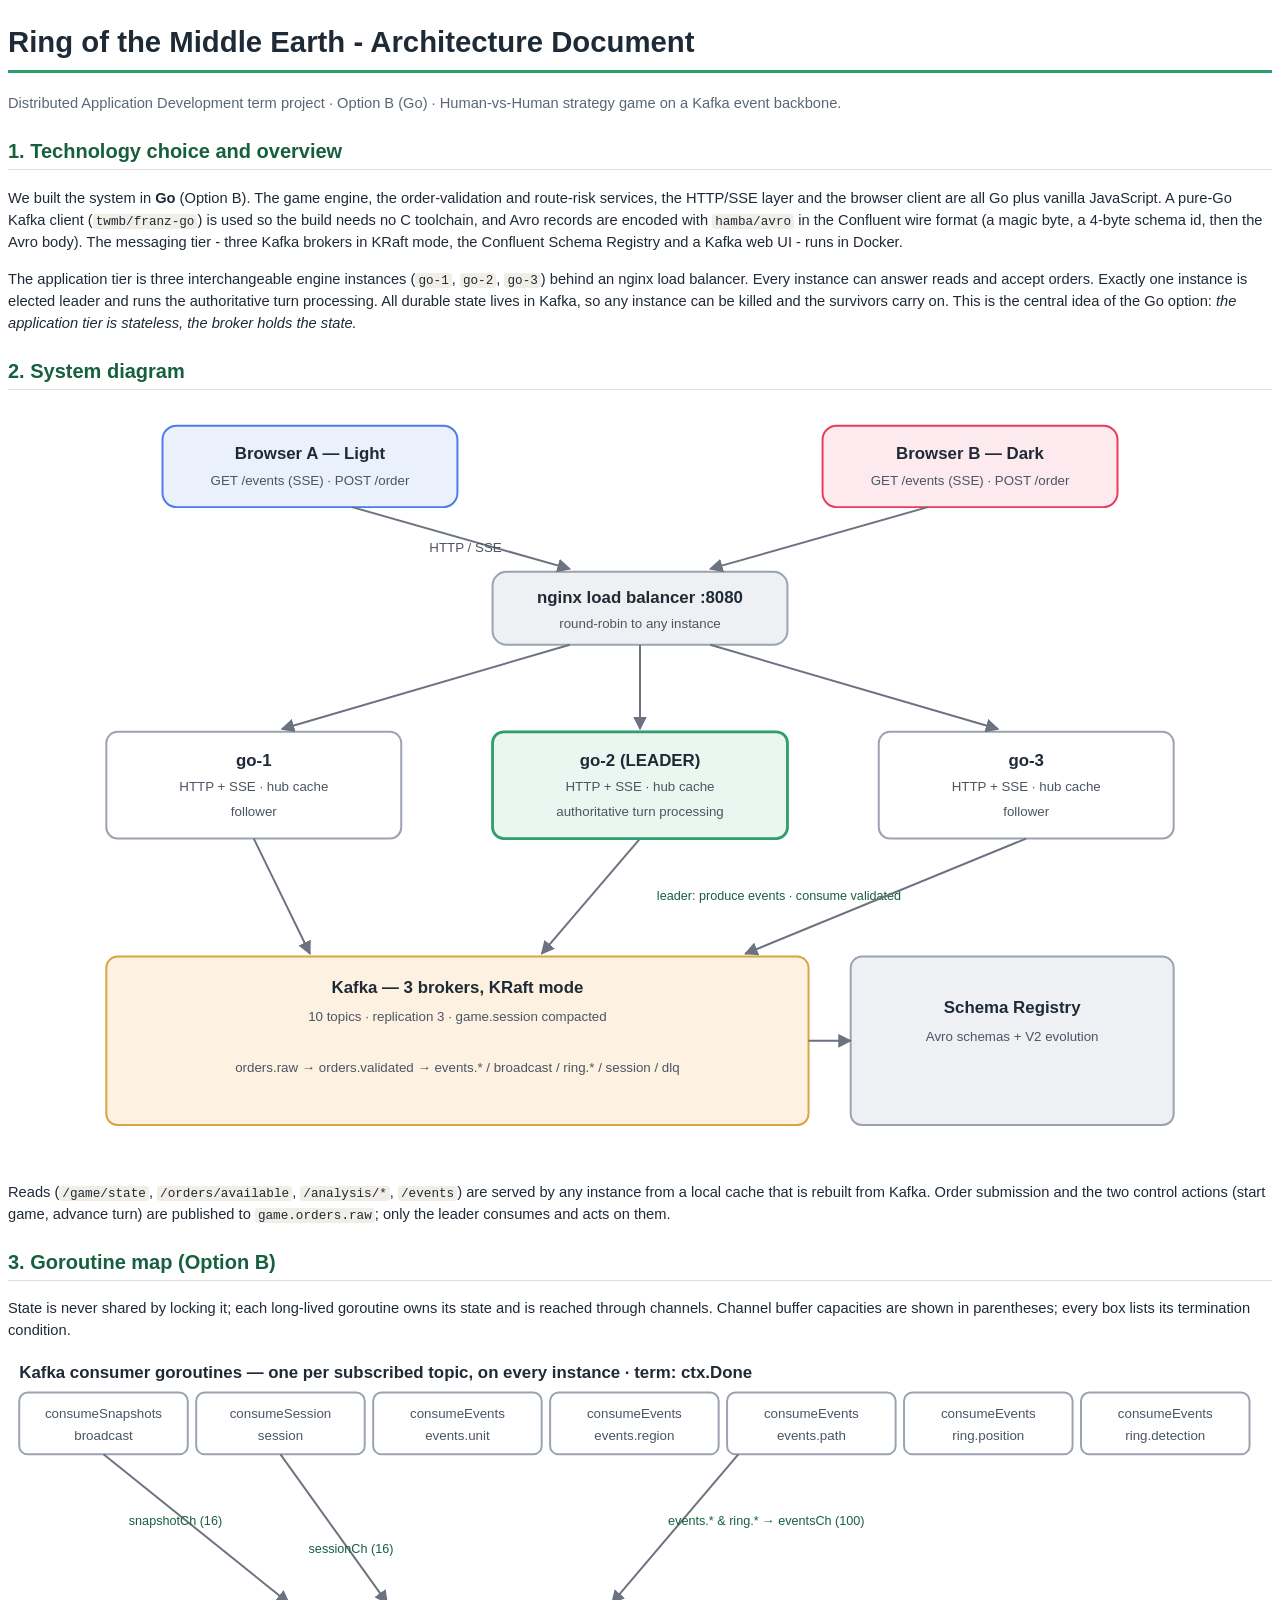
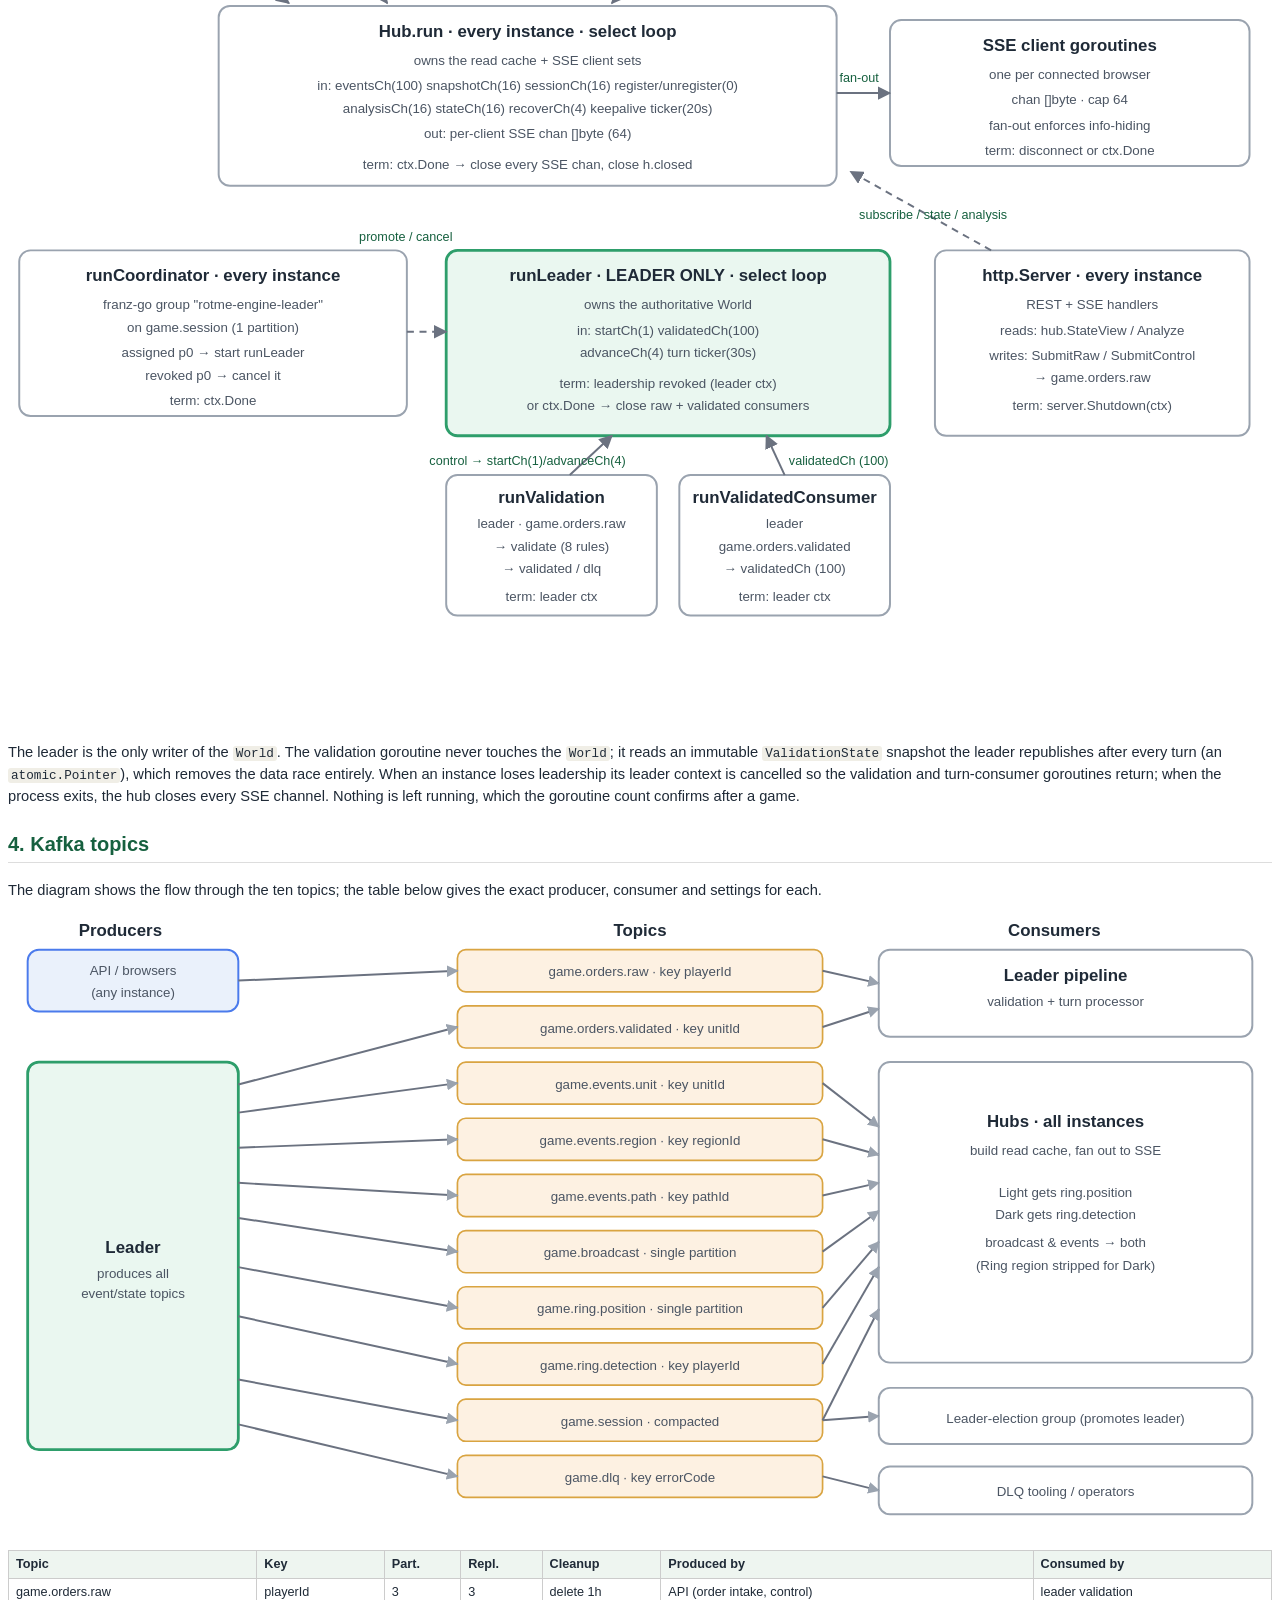
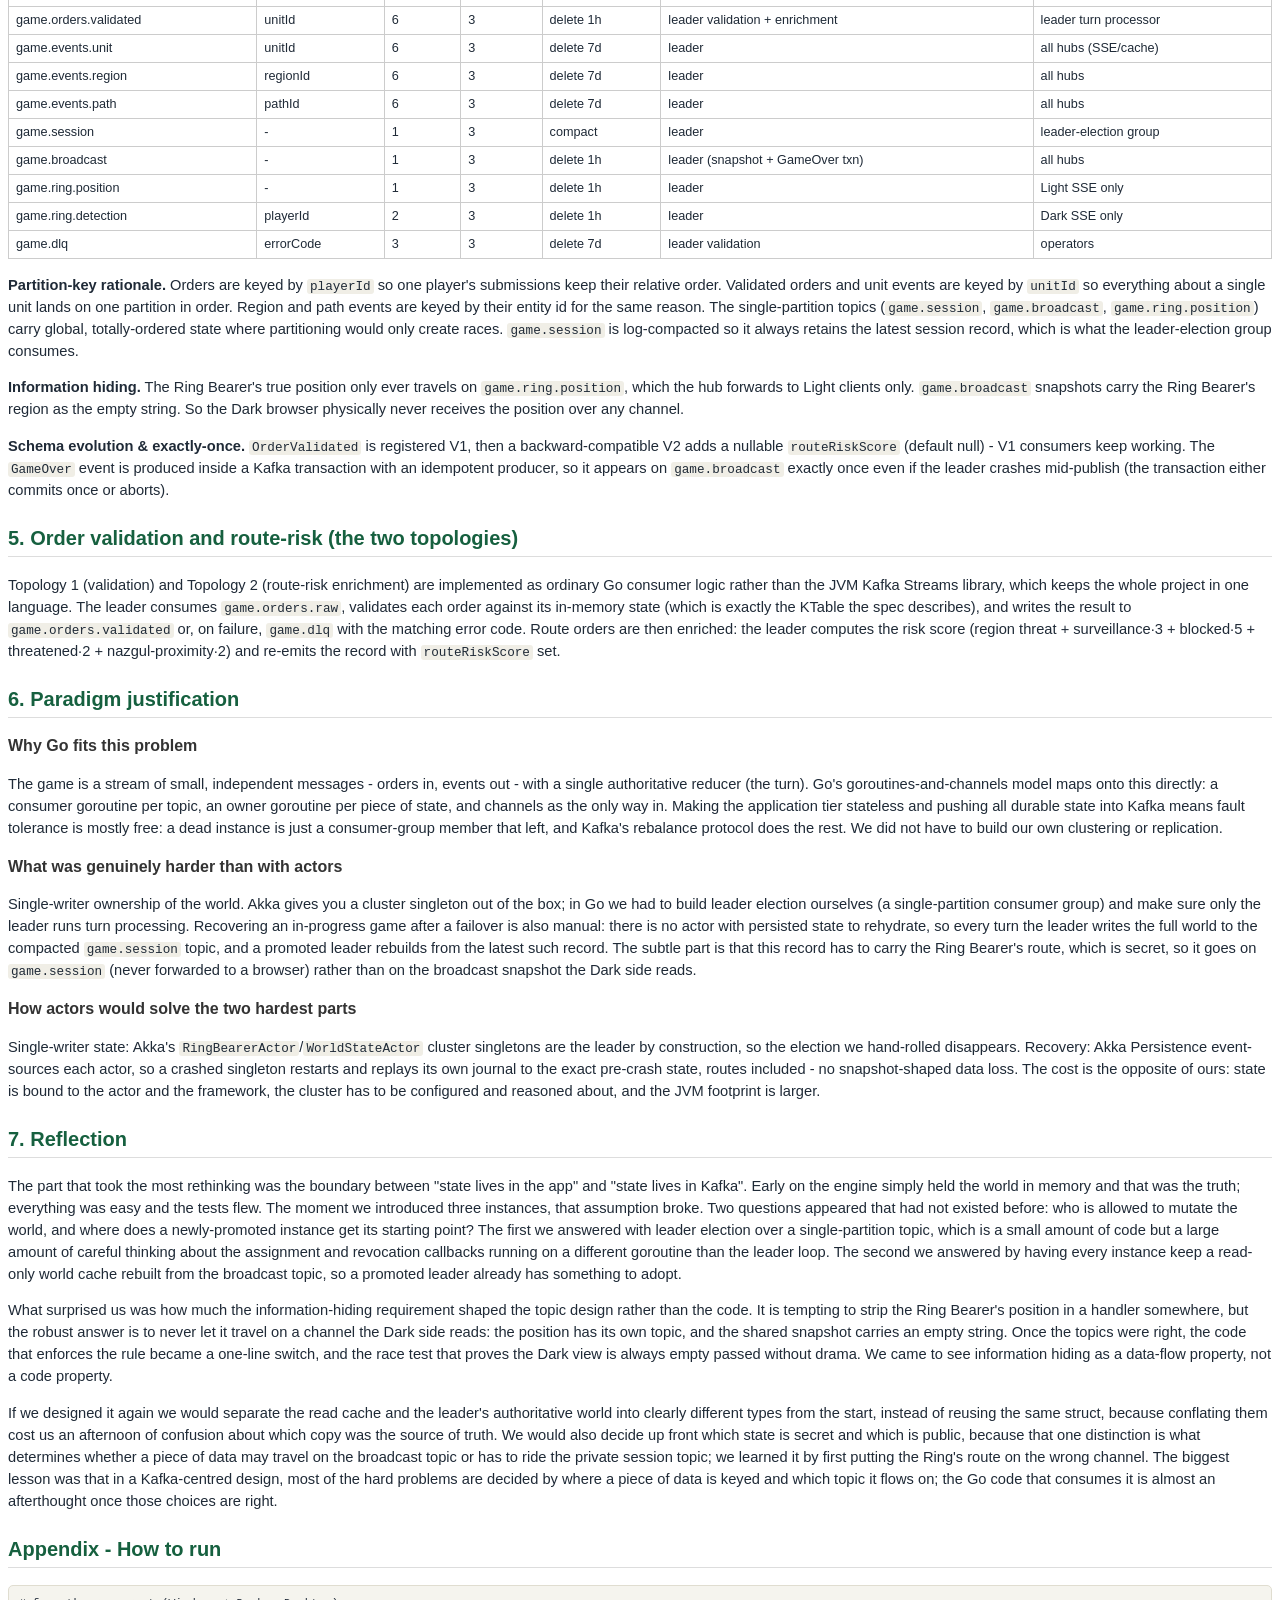
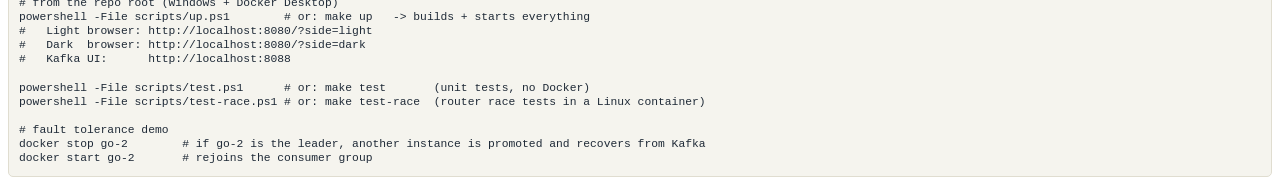
<file: docs/architecture.html>
<!DOCTYPE html>
<html lang="en">
<head>
<meta charset="utf-8" />
<title>Ring of the Middle Earth - Architecture</title>
<style>
  @page { size: A4; margin: 18mm; }
  body { font-family: 'Segoe UI', Arial, sans-serif; color: #1f2a37; font-size: 11pt; line-height: 1.5; }
  h1 { font-size: 22pt; border-bottom: 3px solid #2e9e6b; padding-bottom: 6px; }
  h2 { font-size: 15pt; color: #16603f; margin-top: 22px; border-bottom: 1px solid #ddd; padding-bottom: 3px; }
  h3 { font-size: 12pt; color: #333; margin-bottom: 4px; }
  pre { background: #f5f4ee; border: 1px solid #e0ddd0; border-radius: 5px; padding: 10px; font-size: 8.5pt; line-height: 1.25; overflow-x: auto; }
  table { border-collapse: collapse; width: 100%; font-size: 9.5pt; margin: 8px 0; }
  th, td { border: 1px solid #ccc; padding: 4px 7px; text-align: left; vertical-align: top; }
  th { background: #eef5f0; }
  code { background: #f0eee6; padding: 0 3px; border-radius: 3px; font-size: 9.5pt; }
  .muted { color: #5b6675; }
  .pagebreak { page-break-before: always; }
  svg.dgm { width: 100%; height: auto; display: block; margin: 8px 0 16px; }
  .dgm text { font-family: 'Segoe UI', Arial, sans-serif; }
  .dgm .t { font-size: 12px; font-weight: 700; fill: #1f2a37; }
  .dgm .s { font-size: 9.5px; fill: #4b5563; }
  .dgm .el { font-size: 9px; fill: #16603f; }
  .dgm .box { fill: #fff; stroke: #9aa3af; stroke-width: 1.4; }
  .dgm .lead { fill: #eaf7f0; stroke: #2e9e6b; stroke-width: 2; }
  .dgm .kafka { fill: #fdf1e2; stroke: #d9a441; stroke-width: 1.4; }
  .dgm .topic { fill: #fdf1e2; stroke: #d9a441; stroke-width: 1.2; }
  .dgm .brow { fill: #eaf1fb; stroke: #4b7bec; stroke-width: 1.4; }
  .dgm .browd { fill: #fdeaee; stroke: #eb3b5a; stroke-width: 1.4; }
  .dgm .grey { fill: #eef0f3; stroke: #9aa3af; stroke-width: 1.4; }
  .dgm .flow { stroke: #6b7280; stroke-width: 1.4; fill: none; }
  .dgm .dash { stroke-dasharray: 5 4; }
</style>
</head>
<body>

<h1>Ring of the Middle Earth - Architecture Document</h1>
<p class="muted">Distributed Application Development term project · Option B (Go) · Human-vs-Human strategy game on a Kafka event backbone.</p>

<h2>1. Technology choice and overview</h2>
<p>
We built the system in <strong>Go</strong> (Option B). The game engine, the order-validation and route-risk
services, the HTTP/SSE layer and the browser client are all Go plus vanilla JavaScript. A pure-Go Kafka client
(<code>twmb/franz-go</code>) is used so the build needs no C toolchain, and Avro records are encoded with
<code>hamba/avro</code> in the Confluent wire format (a magic byte, a 4-byte schema id, then the Avro body).
The messaging tier - three Kafka brokers in KRaft mode, the Confluent Schema Registry and a Kafka web UI - runs in Docker.
</p>
<p>
The application tier is three interchangeable engine instances (<code>go-1</code>, <code>go-2</code>, <code>go-3</code>)
behind an nginx load balancer. Every instance can answer reads and accept orders. Exactly one instance is elected
leader and runs the authoritative turn processing. All durable state lives in Kafka, so any instance can be killed and
the survivors carry on. This is the central idea of the Go option: <em>the application tier is stateless, the broker
holds the state.</em>
</p>

<h2>2. System diagram</h2>
<svg class="dgm" viewBox="0 0 900 540" role="img" aria-label="System diagram">
  <defs>
    <marker id="arr" viewBox="0 0 10 10" refX="9" refY="5" markerWidth="7" markerHeight="7" orient="auto-start-reverse">
      <path d="M0 0 L10 5 L0 10 z" fill="#6b7280"/>
    </marker>
  </defs>

  <rect class="box brow" x="110" y="14" width="210" height="58" rx="10"/>
  <text class="t" x="215" y="38" text-anchor="middle">Browser A &#8212; Light</text>
  <text class="s" x="215" y="56" text-anchor="middle">GET /events (SSE) · POST /order</text>
  <rect class="box browd" x="580" y="14" width="210" height="58" rx="10"/>
  <text class="t" x="685" y="38" text-anchor="middle">Browser B &#8212; Dark</text>
  <text class="s" x="685" y="56" text-anchor="middle">GET /events (SSE) · POST /order</text>

  <rect class="box grey" x="345" y="118" width="210" height="52" rx="10"/>
  <text class="t" x="450" y="140" text-anchor="middle">nginx load balancer  :8080</text>
  <text class="s" x="450" y="158" text-anchor="middle">round-robin to any instance</text>

  <rect class="box" x="70" y="232" width="210" height="76" rx="8"/>
  <text class="t" x="175" y="256" text-anchor="middle">go-1</text>
  <text class="s" x="175" y="274" text-anchor="middle">HTTP + SSE · hub cache</text>
  <text class="s" x="175" y="292" text-anchor="middle">follower</text>
  <rect class="box lead" x="345" y="232" width="210" height="76" rx="8"/>
  <text class="t" x="450" y="256" text-anchor="middle">go-2  (LEADER)</text>
  <text class="s" x="450" y="274" text-anchor="middle">HTTP + SSE · hub cache</text>
  <text class="s" x="450" y="292" text-anchor="middle">authoritative turn processing</text>
  <rect class="box" x="620" y="232" width="210" height="76" rx="8"/>
  <text class="t" x="725" y="256" text-anchor="middle">go-3</text>
  <text class="s" x="725" y="274" text-anchor="middle">HTTP + SSE · hub cache</text>
  <text class="s" x="725" y="292" text-anchor="middle">follower</text>

  <rect class="box kafka" x="70" y="392" width="500" height="120" rx="8"/>
  <text class="t" x="320" y="418" text-anchor="middle">Kafka &#8212; 3 brokers, KRaft mode</text>
  <text class="s" x="320" y="438" text-anchor="middle">10 topics · replication 3 · game.session compacted</text>
  <text class="s" x="320" y="474" text-anchor="middle">orders.raw &#8594; orders.validated &#8594; events.* / broadcast / ring.* / session / dlq</text>
  <rect class="box grey" x="600" y="392" width="230" height="120" rx="8"/>
  <text class="t" x="715" y="432" text-anchor="middle">Schema Registry</text>
  <text class="s" x="715" y="452" text-anchor="middle">Avro schemas + V2 evolution</text>

  <line class="flow" x1="245" y1="72" x2="400" y2="116" marker-end="url(#arr)"/>
  <line class="flow" x1="655" y1="72" x2="500" y2="116" marker-end="url(#arr)"/>
  <text class="s" x="300" y="104">HTTP / SSE</text>
  <line class="flow" x1="400" y1="170" x2="195" y2="230" marker-end="url(#arr)"/>
  <line class="flow" x1="450" y1="170" x2="450" y2="230" marker-end="url(#arr)"/>
  <line class="flow" x1="500" y1="170" x2="705" y2="230" marker-end="url(#arr)"/>
  <line class="flow" x1="175" y1="308" x2="215" y2="390" marker-end="url(#arr)"/>
  <line class="flow" x1="450" y1="308" x2="380" y2="390" marker-end="url(#arr)"/>
  <text class="el" x="462" y="352">leader: produce events · consume validated</text>
  <line class="flow" x1="725" y1="308" x2="525" y2="390" marker-end="url(#arr)"/>
  <line class="flow" x1="570" y1="452" x2="600" y2="452" marker-end="url(#arr)"/>
</svg>
<p>
Reads (<code>/game/state</code>, <code>/orders/available</code>, <code>/analysis/*</code>, <code>/events</code>) are served
by any instance from a local cache that is rebuilt from Kafka. Order submission and the two control actions
(start game, advance turn) are published to <code>game.orders.raw</code>; only the leader consumes and acts on them.
</p>

<h2>3. Goroutine map (Option B)</h2>
<p>State is never shared by locking it; each long-lived goroutine owns its state and is reached through channels.
Channel buffer capacities are shown in parentheses; every box lists its termination condition.</p>
<svg class="dgm" viewBox="0 0 900 690" role="img" aria-label="Goroutine map">
  <defs>
    <marker id="arr2" viewBox="0 0 10 10" refX="9" refY="5" markerWidth="7" markerHeight="7" orient="auto-start-reverse">
      <path d="M0 0 L10 5 L0 10 z" fill="#6b7280"/>
    </marker>
  </defs>

  <text class="t" x="8" y="16">Kafka consumer goroutines &#8212; one per subscribed topic, on every instance &#183; term: ctx.Done</text>
  <g>
    <rect class="box" x="8"   y="26" width="120" height="44" rx="6"/><text class="s" x="68"  y="44" text-anchor="middle">consumeSnapshots</text><text class="s" x="68"  y="60" text-anchor="middle">broadcast</text>
    <rect class="box" x="134" y="26" width="120" height="44" rx="6"/><text class="s" x="194" y="44" text-anchor="middle">consumeSession</text><text class="s" x="194" y="60" text-anchor="middle">session</text>
    <rect class="box" x="260" y="26" width="120" height="44" rx="6"/><text class="s" x="320" y="44" text-anchor="middle">consumeEvents</text><text class="s" x="320" y="60" text-anchor="middle">events.unit</text>
    <rect class="box" x="386" y="26" width="120" height="44" rx="6"/><text class="s" x="446" y="44" text-anchor="middle">consumeEvents</text><text class="s" x="446" y="60" text-anchor="middle">events.region</text>
    <rect class="box" x="512" y="26" width="120" height="44" rx="6"/><text class="s" x="572" y="44" text-anchor="middle">consumeEvents</text><text class="s" x="572" y="60" text-anchor="middle">events.path</text>
    <rect class="box" x="638" y="26" width="120" height="44" rx="6"/><text class="s" x="698" y="44" text-anchor="middle">consumeEvents</text><text class="s" x="698" y="60" text-anchor="middle">ring.position</text>
    <rect class="box" x="764" y="26" width="120" height="44" rx="6"/><text class="s" x="824" y="44" text-anchor="middle">consumeEvents</text><text class="s" x="824" y="60" text-anchor="middle">ring.detection</text>
  </g>

  <line class="flow" x1="68"  y1="70" x2="200" y2="176" marker-end="url(#arr2)"/><text class="el" x="86" y="120">snapshotCh (16)</text>
  <line class="flow" x1="194" y1="70" x2="270" y2="176" marker-end="url(#arr2)"/><text class="el" x="214" y="140">sessionCh (16)</text>
  <line class="flow" x1="520" y1="70" x2="430" y2="176" marker-end="url(#arr2)"/><text class="el" x="470" y="120">events.* &amp; ring.* &#8594; eventsCh (100)</text>

  <rect class="box" x="150" y="178" width="440" height="128" rx="8"/>
  <text class="t" x="370" y="200" text-anchor="middle">Hub.run &#183; every instance &#183; select loop</text>
  <text class="s" x="370" y="220" text-anchor="middle">owns the read cache + SSE client sets</text>
  <text class="s" x="370" y="238" text-anchor="middle">in: eventsCh(100) snapshotCh(16) sessionCh(16) register/unregister(0)</text>
  <text class="s" x="370" y="254" text-anchor="middle">analysisCh(16) stateCh(16) recoverCh(4) keepalive ticker(20s)</text>
  <text class="s" x="370" y="272" text-anchor="middle">out: per-client SSE chan []byte (64)</text>
  <text class="s" x="370" y="294" text-anchor="middle">term: ctx.Done &#8594; close every SSE chan, close h.closed</text>

  <rect class="box" x="628" y="188" width="256" height="104" rx="8"/>
  <text class="t" x="756" y="210" text-anchor="middle">SSE client goroutines</text>
  <text class="s" x="756" y="230" text-anchor="middle">one per connected browser</text>
  <text class="s" x="756" y="248" text-anchor="middle">chan []byte &#183; cap 64</text>
  <text class="s" x="756" y="266" text-anchor="middle">fan-out enforces info-hiding</text>
  <text class="s" x="756" y="284" text-anchor="middle">term: disconnect or ctx.Done</text>
  <line class="flow" x1="590" y1="240" x2="628" y2="240" marker-end="url(#arr2)"/><text class="el" x="592" y="232">fan-out</text>

  <rect class="box" x="8" y="352" width="276" height="118" rx="8"/>
  <text class="t" x="146" y="374" text-anchor="middle">runCoordinator &#183; every instance</text>
  <text class="s" x="146" y="394" text-anchor="middle">franz-go group "rotme-engine-leader"</text>
  <text class="s" x="146" y="410" text-anchor="middle">on game.session (1 partition)</text>
  <text class="s" x="146" y="428" text-anchor="middle">assigned p0 &#8594; start runLeader</text>
  <text class="s" x="146" y="444" text-anchor="middle">revoked p0 &#8594; cancel it</text>
  <text class="s" x="146" y="462" text-anchor="middle">term: ctx.Done</text>

  <rect class="box lead" x="312" y="352" width="316" height="132" rx="8"/>
  <text class="t" x="470" y="374" text-anchor="middle">runLeader &#183; LEADER ONLY &#183; select loop</text>
  <text class="s" x="470" y="394" text-anchor="middle">owns the authoritative World</text>
  <text class="s" x="470" y="412" text-anchor="middle">in: startCh(1) validatedCh(100)</text>
  <text class="s" x="470" y="428" text-anchor="middle">advanceCh(4) turn ticker(30s)</text>
  <text class="s" x="470" y="450" text-anchor="middle">term: leadership revoked (leader ctx)</text>
  <text class="s" x="470" y="466" text-anchor="middle">or ctx.Done &#8594; close raw + validated consumers</text>
  <line class="flow dash" x1="284" y1="410" x2="312" y2="410" marker-end="url(#arr2)"/><text class="el" x="250" y="345">promote / cancel</text>

  <rect class="box" x="660" y="352" width="224" height="132" rx="8"/>
  <text class="t" x="772" y="374" text-anchor="middle">http.Server &#183; every instance</text>
  <text class="s" x="772" y="394" text-anchor="middle">REST + SSE handlers</text>
  <text class="s" x="772" y="412" text-anchor="middle">reads: hub.StateView / Analyze</text>
  <text class="s" x="772" y="430" text-anchor="middle">writes: SubmitRaw / SubmitControl</text>
  <text class="s" x="772" y="446" text-anchor="middle">&#8594; game.orders.raw</text>
  <text class="s" x="772" y="466" text-anchor="middle">term: server.Shutdown(ctx)</text>
  <line class="flow dash" x1="700" y1="352" x2="600" y2="296" marker-end="url(#arr2)"/><text class="el" x="606" y="330">subscribe / state / analysis</text>

  <rect class="box" x="312" y="512" width="150" height="100" rx="8"/>
  <text class="t" x="387" y="532" text-anchor="middle">runValidation</text>
  <text class="s" x="387" y="550" text-anchor="middle">leader &#183; game.orders.raw</text>
  <text class="s" x="387" y="566" text-anchor="middle">&#8594; validate (8 rules)</text>
  <text class="s" x="387" y="582" text-anchor="middle">&#8594; validated / dlq</text>
  <text class="s" x="387" y="602" text-anchor="middle">term: leader ctx</text>
  <line class="flow" x1="400" y1="512" x2="430" y2="484" marker-end="url(#arr2)"/><text class="el" x="300" y="505">control &#8594; startCh(1)/advanceCh(4)</text>

  <rect class="box" x="478" y="512" width="150" height="100" rx="8"/>
  <text class="t" x="553" y="532" text-anchor="middle">runValidatedConsumer</text>
  <text class="s" x="553" y="550" text-anchor="middle">leader</text>
  <text class="s" x="553" y="566" text-anchor="middle">game.orders.validated</text>
  <text class="s" x="553" y="582" text-anchor="middle">&#8594; validatedCh (100)</text>
  <text class="s" x="553" y="602" text-anchor="middle">term: leader ctx</text>
  <line class="flow" x1="553" y1="512" x2="540" y2="484" marker-end="url(#arr2)"/><text class="el" x="556" y="505">validatedCh (100)</text>
</svg>
<p>
The leader is the only writer of the <code>World</code>. The validation goroutine never touches the <code>World</code>;
it reads an immutable <code>ValidationState</code> snapshot the leader republishes after every turn (an
<code>atomic.Pointer</code>), which removes the data race entirely. When an instance loses leadership its leader
context is cancelled so the validation and turn-consumer goroutines return; when the process exits, the hub closes
every SSE channel. Nothing is left running, which the goroutine count confirms after a game.
</p>

<h2 class="pagebreak">4. Kafka topics</h2>
<p>The diagram shows the flow through the ten topics; the table below gives the exact producer, consumer and settings for each.</p>
<svg class="dgm" viewBox="0 0 900 440" role="img" aria-label="Kafka topic flow">
  <defs>
    <marker id="arr3" viewBox="0 0 10 10" refX="9" refY="5" markerWidth="6" markerHeight="6" orient="auto-start-reverse">
      <path d="M0 0 L10 5 L0 10 z" fill="#9aa3af"/>
    </marker>
  </defs>

  <text class="t" x="80"  y="14" text-anchor="middle">Producers</text>
  <text class="t" x="450" y="14" text-anchor="middle">Topics</text>
  <text class="t" x="745" y="14" text-anchor="middle">Consumers</text>

  <rect class="box brow" x="14" y="24" width="150" height="44" rx="8"/>
  <text class="s" x="89" y="42" text-anchor="middle">API / browsers</text>
  <text class="s" x="89" y="58" text-anchor="middle">(any instance)</text>
  <rect class="box lead" x="14" y="104" width="150" height="276" rx="8"/>
  <text class="t" x="89" y="240" text-anchor="middle">Leader</text>
  <text class="s" x="89" y="258" text-anchor="middle">produces all</text>
  <text class="s" x="89" y="272" text-anchor="middle">event/state topics</text>

  <!-- topic pills -->
  <g>
    <rect class="topic" x="320" y="24"  width="260" height="30" rx="6"/><text class="s" x="450" y="43"  text-anchor="middle">game.orders.raw &#183; key playerId</text>
    <rect class="topic" x="320" y="64"  width="260" height="30" rx="6"/><text class="s" x="450" y="83"  text-anchor="middle">game.orders.validated &#183; key unitId</text>
    <rect class="topic" x="320" y="104" width="260" height="30" rx="6"/><text class="s" x="450" y="123" text-anchor="middle">game.events.unit &#183; key unitId</text>
    <rect class="topic" x="320" y="144" width="260" height="30" rx="6"/><text class="s" x="450" y="163" text-anchor="middle">game.events.region &#183; key regionId</text>
    <rect class="topic" x="320" y="184" width="260" height="30" rx="6"/><text class="s" x="450" y="203" text-anchor="middle">game.events.path &#183; key pathId</text>
    <rect class="topic" x="320" y="224" width="260" height="30" rx="6"/><text class="s" x="450" y="243" text-anchor="middle">game.broadcast &#183; single partition</text>
    <rect class="topic" x="320" y="264" width="260" height="30" rx="6"/><text class="s" x="450" y="283" text-anchor="middle">game.ring.position &#183; single partition</text>
    <rect class="topic" x="320" y="304" width="260" height="30" rx="6"/><text class="s" x="450" y="323" text-anchor="middle">game.ring.detection &#183; key playerId</text>
    <rect class="topic" x="320" y="344" width="260" height="30" rx="6"/><text class="s" x="450" y="363" text-anchor="middle">game.session &#183; compacted</text>
    <rect class="topic" x="320" y="384" width="260" height="30" rx="6"/><text class="s" x="450" y="403" text-anchor="middle">game.dlq &#183; key errorCode</text>
  </g>

  <!-- consumers -->
  <rect class="box" x="620" y="24"  width="266" height="62" rx="8"/>
  <text class="t" x="753" y="46" text-anchor="middle">Leader pipeline</text>
  <text class="s" x="753" y="64" text-anchor="middle">validation + turn processor</text>
  <rect class="box" x="620" y="104" width="266" height="214" rx="8"/>
  <text class="t" x="753" y="150" text-anchor="middle">Hubs &#183; all instances</text>
  <text class="s" x="753" y="170" text-anchor="middle">build read cache, fan out to SSE</text>
  <text class="s" x="753" y="200" text-anchor="middle">Light gets ring.position</text>
  <text class="s" x="753" y="216" text-anchor="middle">Dark gets ring.detection</text>
  <text class="s" x="753" y="236" text-anchor="middle">broadcast &amp; events &#8594; both</text>
  <text class="s" x="753" y="252" text-anchor="middle">(Ring region stripped for Dark)</text>
  <rect class="box" x="620" y="336" width="266" height="40" rx="8"/>
  <text class="s" x="753" y="361" text-anchor="middle">Leader-election group (promotes leader)</text>
  <rect class="box" x="620" y="392" width="266" height="34" rx="8"/>
  <text class="s" x="753" y="413" text-anchor="middle">DLQ tooling / operators</text>

  <!-- producer arrows -->
  <line class="flow" x1="164" y1="46"  x2="320" y2="39"  marker-end="url(#arr3)"/>
  <line class="flow" x1="164" y1="120" x2="320" y2="79"  marker-end="url(#arr3)"/>
  <line class="flow" x1="164" y1="140" x2="320" y2="119" marker-end="url(#arr3)"/>
  <line class="flow" x1="164" y1="165" x2="320" y2="159" marker-end="url(#arr3)"/>
  <line class="flow" x1="164" y1="190" x2="320" y2="199" marker-end="url(#arr3)"/>
  <line class="flow" x1="164" y1="215" x2="320" y2="239" marker-end="url(#arr3)"/>
  <line class="flow" x1="164" y1="250" x2="320" y2="279" marker-end="url(#arr3)"/>
  <line class="flow" x1="164" y1="285" x2="320" y2="319" marker-end="url(#arr3)"/>
  <line class="flow" x1="164" y1="330" x2="320" y2="359" marker-end="url(#arr3)"/>
  <line class="flow" x1="164" y1="362" x2="320" y2="399" marker-end="url(#arr3)"/>

  <!-- consumer arrows -->
  <line class="flow" x1="580" y1="39"  x2="620" y2="48"  marker-end="url(#arr3)"/>
  <line class="flow" x1="580" y1="79"  x2="620" y2="66"  marker-end="url(#arr3)"/>
  <line class="flow" x1="580" y1="119" x2="620" y2="150" marker-end="url(#arr3)"/>
  <line class="flow" x1="580" y1="159" x2="620" y2="170" marker-end="url(#arr3)"/>
  <line class="flow" x1="580" y1="199" x2="620" y2="190" marker-end="url(#arr3)"/>
  <line class="flow" x1="580" y1="239" x2="620" y2="210" marker-end="url(#arr3)"/>
  <line class="flow" x1="580" y1="279" x2="620" y2="232" marker-end="url(#arr3)"/>
  <line class="flow" x1="580" y1="319" x2="620" y2="250" marker-end="url(#arr3)"/>
  <line class="flow" x1="580" y1="359" x2="620" y2="280" marker-end="url(#arr3)"/>
  <line class="flow" x1="580" y1="359" x2="620" y2="356" marker-end="url(#arr3)"/>
  <line class="flow" x1="580" y1="399" x2="620" y2="409" marker-end="url(#arr3)"/>
</svg>
<table>
<tr><th>Topic</th><th>Key</th><th>Part.</th><th>Repl.</th><th>Cleanup</th><th>Produced by</th><th>Consumed by</th></tr>
<tr><td>game.orders.raw</td><td>playerId</td><td>3</td><td>3</td><td>delete 1h</td><td>API (order intake, control)</td><td>leader validation</td></tr>
<tr><td>game.orders.validated</td><td>unitId</td><td>6</td><td>3</td><td>delete 1h</td><td>leader validation + enrichment</td><td>leader turn processor</td></tr>
<tr><td>game.events.unit</td><td>unitId</td><td>6</td><td>3</td><td>delete 7d</td><td>leader</td><td>all hubs (SSE/cache)</td></tr>
<tr><td>game.events.region</td><td>regionId</td><td>6</td><td>3</td><td>delete 7d</td><td>leader</td><td>all hubs</td></tr>
<tr><td>game.events.path</td><td>pathId</td><td>6</td><td>3</td><td>delete 7d</td><td>leader</td><td>all hubs</td></tr>
<tr><td>game.session</td><td>-</td><td>1</td><td>3</td><td>compact</td><td>leader</td><td>leader-election group</td></tr>
<tr><td>game.broadcast</td><td>-</td><td>1</td><td>3</td><td>delete 1h</td><td>leader (snapshot + GameOver txn)</td><td>all hubs</td></tr>
<tr><td>game.ring.position</td><td>-</td><td>1</td><td>3</td><td>delete 1h</td><td>leader</td><td>Light SSE only</td></tr>
<tr><td>game.ring.detection</td><td>playerId</td><td>2</td><td>3</td><td>delete 1h</td><td>leader</td><td>Dark SSE only</td></tr>
<tr><td>game.dlq</td><td>errorCode</td><td>3</td><td>3</td><td>delete 7d</td><td>leader validation</td><td>operators</td></tr>
</table>
<p>
<strong>Partition-key rationale.</strong> Orders are keyed by <code>playerId</code> so one player's submissions keep their
relative order. Validated orders and unit events are keyed by <code>unitId</code> so everything about a single unit lands
on one partition in order. Region and path events are keyed by their entity id for the same reason. The single-partition
topics (<code>game.session</code>, <code>game.broadcast</code>, <code>game.ring.position</code>) carry global, totally-ordered
state where partitioning would only create races. <code>game.session</code> is log-compacted so it always retains the latest
session record, which is what the leader-election group consumes.
</p>
<p>
<strong>Information hiding.</strong> The Ring Bearer's true position only ever travels on <code>game.ring.position</code>,
which the hub forwards to Light clients only. <code>game.broadcast</code> snapshots carry the Ring Bearer's region as the
empty string. So the Dark browser physically never receives the position over any channel.
</p>
<p>
<strong>Schema evolution &amp; exactly-once.</strong> <code>OrderValidated</code> is registered V1, then a backward-compatible
V2 adds a nullable <code>routeRiskScore</code> (default null) - V1 consumers keep working. The <code>GameOver</code> event is
produced inside a Kafka transaction with an idempotent producer, so it appears on <code>game.broadcast</code> exactly once
even if the leader crashes mid-publish (the transaction either commits once or aborts).
</p>

<h2>5. Order validation and route-risk (the two topologies)</h2>
<p>
Topology 1 (validation) and Topology 2 (route-risk enrichment) are implemented as ordinary Go consumer logic rather than
the JVM Kafka Streams library, which keeps the whole project in one language. The leader consumes
<code>game.orders.raw</code>, validates each order against its in-memory state (which is exactly the KTable the spec
describes), and writes the result to <code>game.orders.validated</code> or, on failure, <code>game.dlq</code> with the
matching error code. Route orders are then enriched: the leader computes the risk score
(region threat + surveillance·3 + blocked·5 + threatened·2 + nazgul-proximity·2) and re-emits the record with
<code>routeRiskScore</code> set.
</p>

<h2>6. Paradigm justification</h2>
<h3>Why Go fits this problem</h3>
<p>
The game is a stream of small, independent messages - orders in, events out - with a single authoritative reducer (the
turn). Go's goroutines-and-channels model maps onto this directly: a consumer goroutine per topic, an owner goroutine per
piece of state, and channels as the only way in. Making the application tier stateless and pushing all durable state into
Kafka means fault tolerance is mostly free: a dead instance is just a consumer-group member that left, and Kafka's
rebalance protocol does the rest. We did not have to build our own clustering or replication.
</p>
<h3>What was genuinely harder than with actors</h3>
<p>
Single-writer ownership of the world. Akka gives you a cluster singleton out of the box; in Go we had to build leader
election ourselves (a single-partition consumer group) and make sure only the leader runs turn processing. Recovering an
in-progress game after a failover is also manual: there is no actor with persisted state to rehydrate, so every turn the
leader writes the full world to the compacted <code>game.session</code> topic, and a promoted leader rebuilds from the
latest such record. The subtle part is that this record has to carry the Ring Bearer's route, which is secret, so it goes
on <code>game.session</code> (never forwarded to a browser) rather than on the broadcast snapshot the Dark side reads.
</p>
<h3>How actors would solve the two hardest parts</h3>
<p>
Single-writer state: Akka's <code>RingBearerActor</code>/<code>WorldStateActor</code> cluster singletons are the leader by
construction, so the election we hand-rolled disappears. Recovery: Akka Persistence event-sources each actor, so a crashed
singleton restarts and replays its own journal to the exact pre-crash state, routes included - no snapshot-shaped data loss.
The cost is the opposite of ours: state is bound to the actor and the framework, the cluster has to be configured and reasoned
about, and the JVM footprint is larger.
</p>

<h2>7. Reflection</h2>
<p>
The part that took the most rethinking was the boundary between "state lives in the app" and "state lives in Kafka". Early
on the engine simply held the world in memory and that was the truth; everything was easy and the tests flew. The moment we
introduced three instances, that assumption broke. Two questions appeared that had not existed before: who is allowed to
mutate the world, and where does a newly-promoted instance get its starting point? The first we answered with leader election
over a single-partition topic, which is a small amount of code but a large amount of careful thinking about the assignment and
revocation callbacks running on a different goroutine than the leader loop. The second we answered by having every instance
keep a read-only world cache rebuilt from the broadcast topic, so a promoted leader already has something to adopt.
</p>
<p>
What surprised us was how much the information-hiding requirement shaped the topic design rather than the code. It is tempting
to strip the Ring Bearer's position in a handler somewhere, but the robust answer is to never let it travel on a channel the
Dark side reads: the position has its own topic, and the shared snapshot carries an empty string. Once the topics were right,
the code that enforces the rule became a one-line switch, and the race test that proves the Dark view is always empty passed
without drama. We came to see information hiding as a data-flow property, not a code property.
</p>
<p>
If we designed it again we would separate the read cache and the leader's authoritative world into clearly different types
from the start, instead of reusing the same struct, because conflating them cost us an afternoon of confusion about which
copy was the source of truth. We would also decide up front which state is secret and which is public, because that one
distinction is what determines whether a piece of data may travel on the broadcast topic or has to ride the private session
topic; we learned it by first putting the Ring's route on the wrong channel. The biggest lesson was that in a Kafka-centred
design, most of the hard problems are decided by where a piece of data is keyed and which topic it flows on; the Go code
that consumes it is almost an afterthought once those choices are right.
</p>


<h2 class="pagebreak">Appendix - How to run</h2>
<pre>
# from the repo root (Windows + Docker Desktop)
powershell -File scripts/up.ps1        # or: make up   -> builds + starts everything
#   Light browser: http://localhost:8080/?side=light
#   Dark  browser: http://localhost:8080/?side=dark
#   Kafka UI:      http://localhost:8088

powershell -File scripts/test.ps1      # or: make test       (unit tests, no Docker)
powershell -File scripts/test-race.ps1 # or: make test-race  (router race tests in a Linux container)

# fault tolerance demo
docker stop go-2        # if go-2 is the leader, another instance is promoted and recovers from Kafka
docker start go-2       # rejoins the consumer group
</pre>

</body>
</html>
</file>
